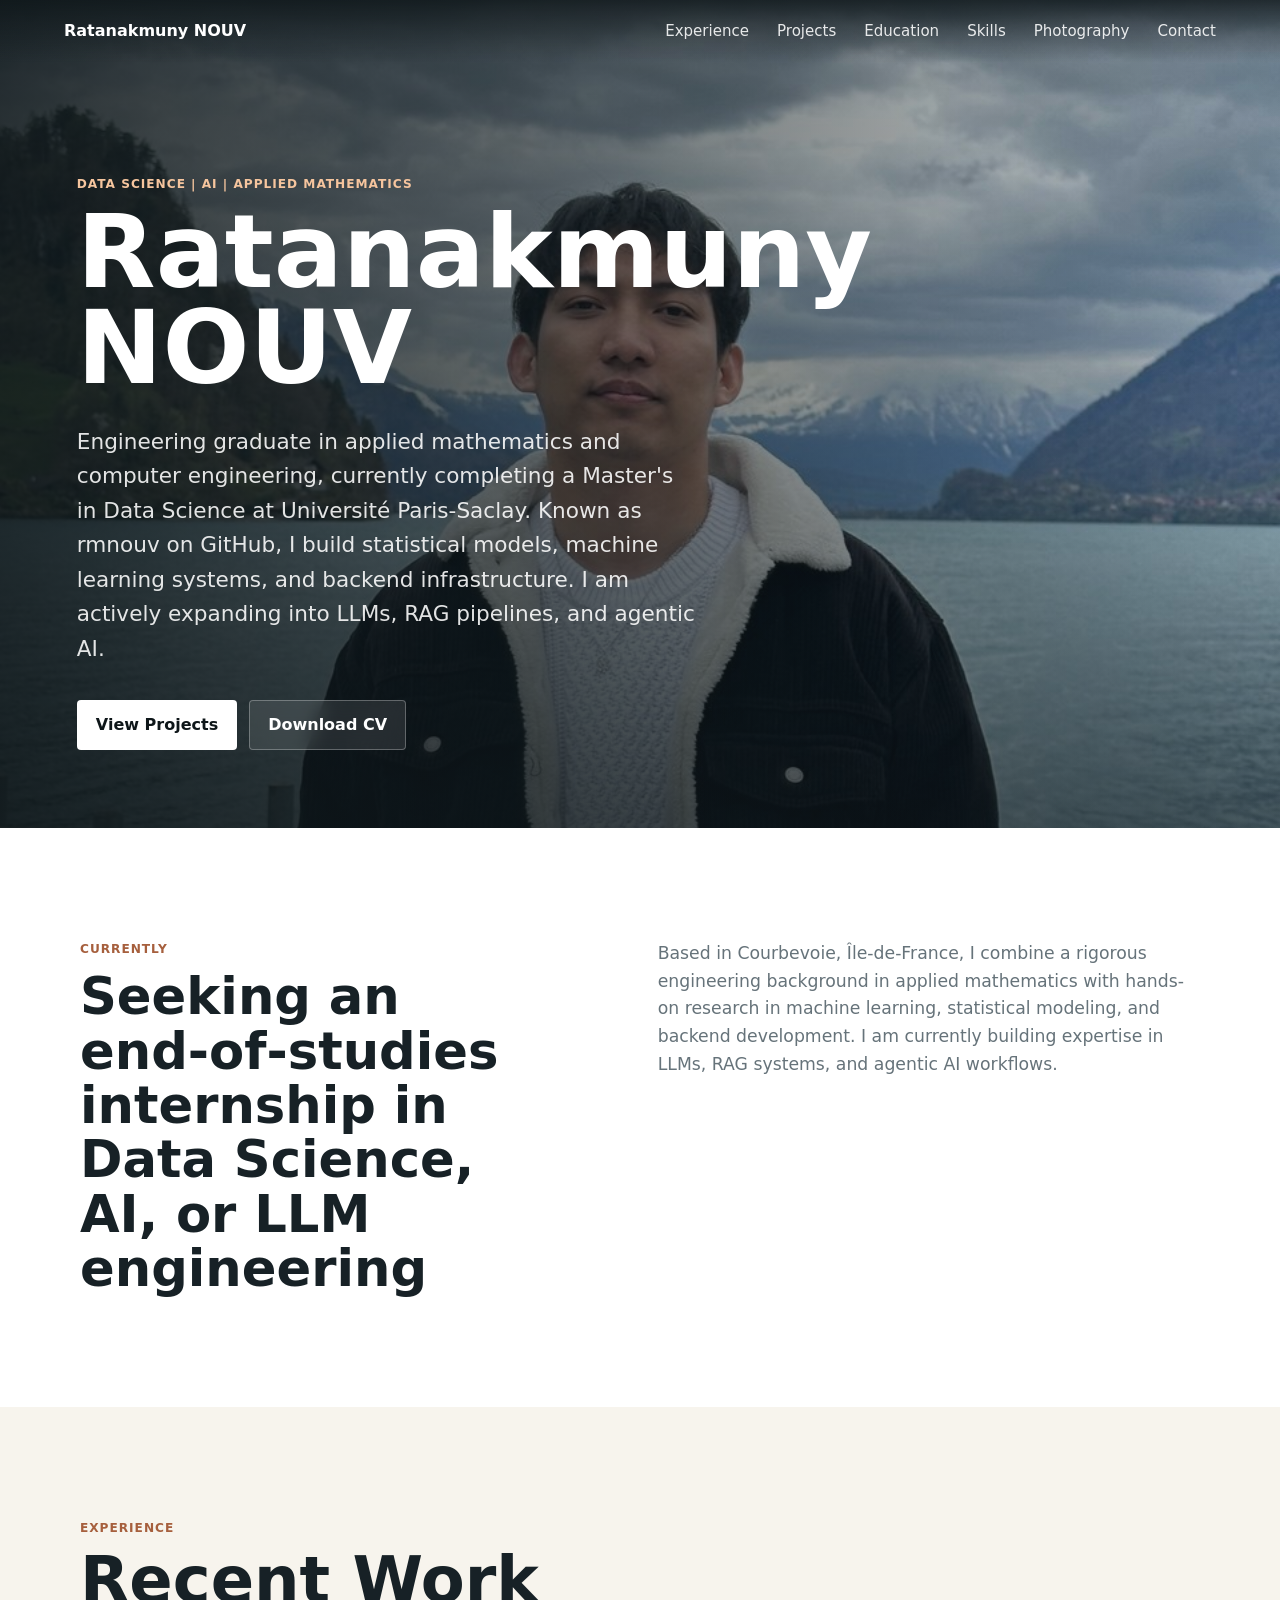
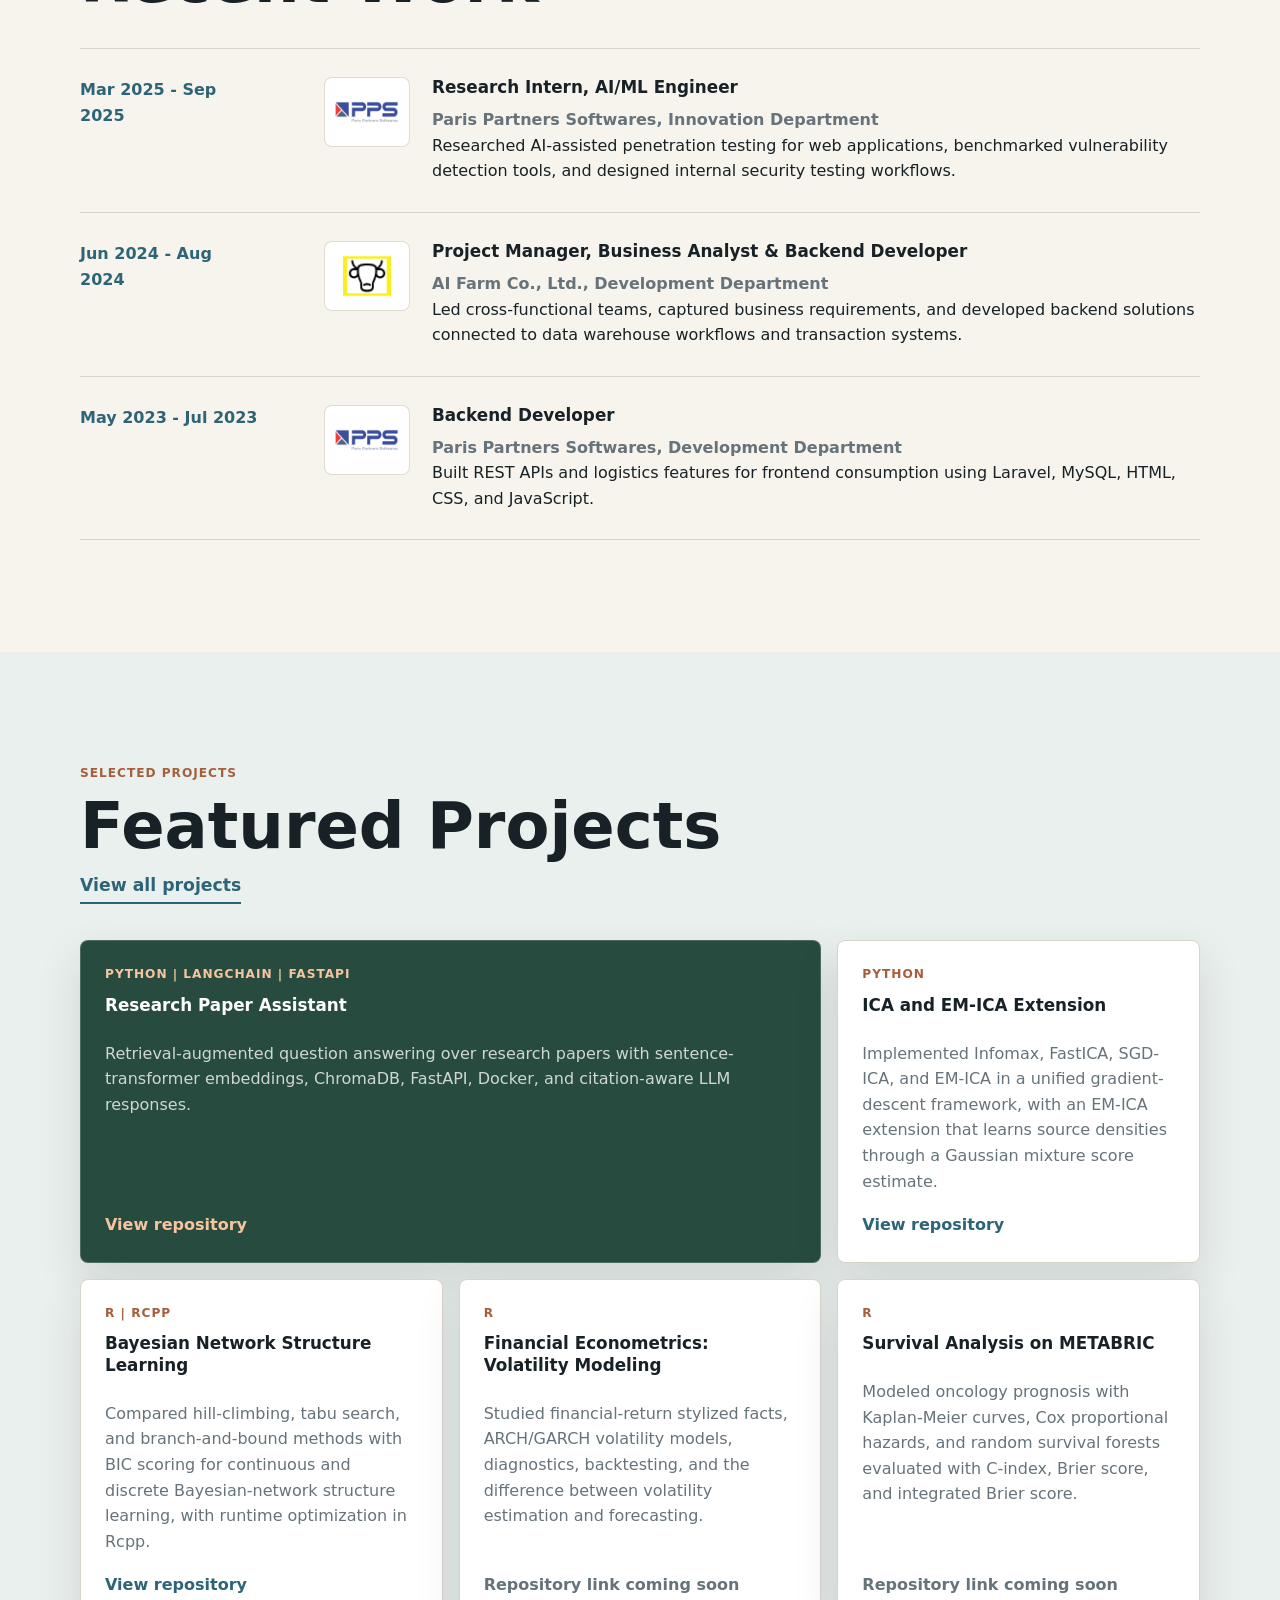
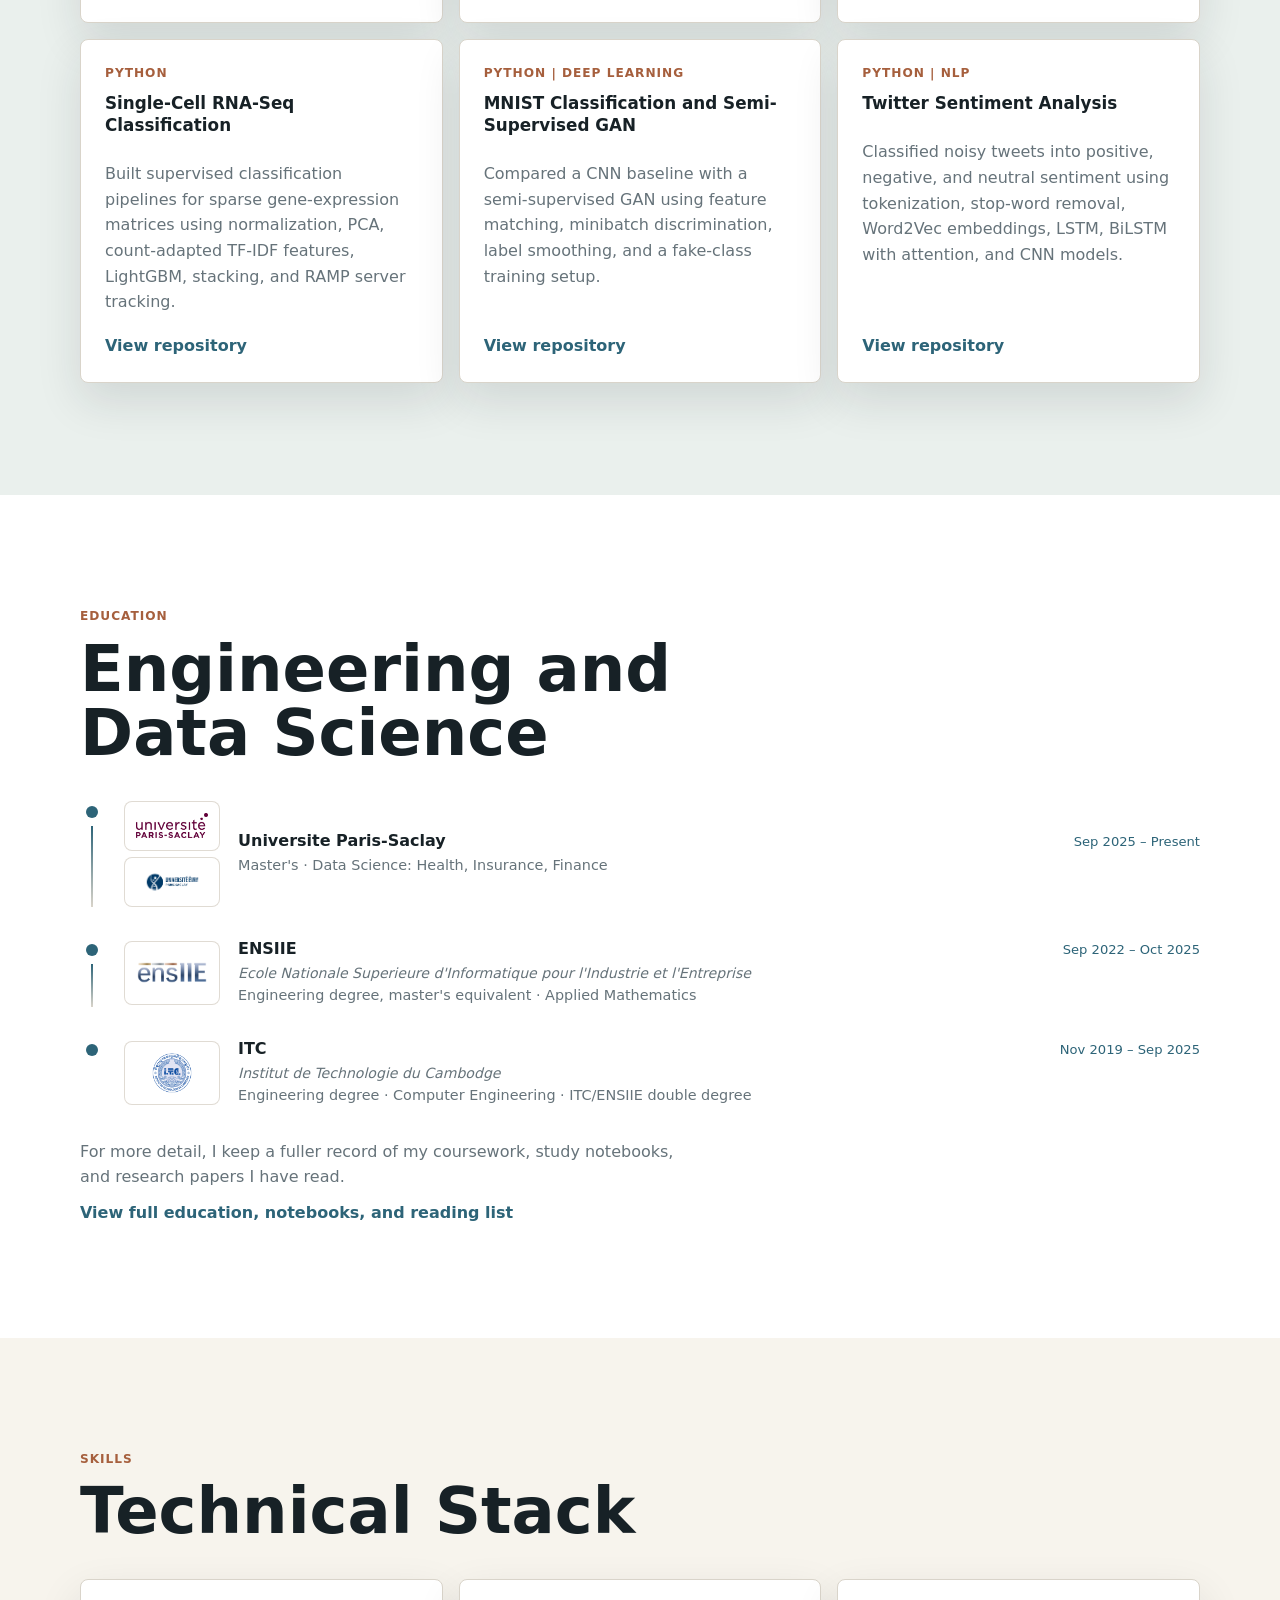
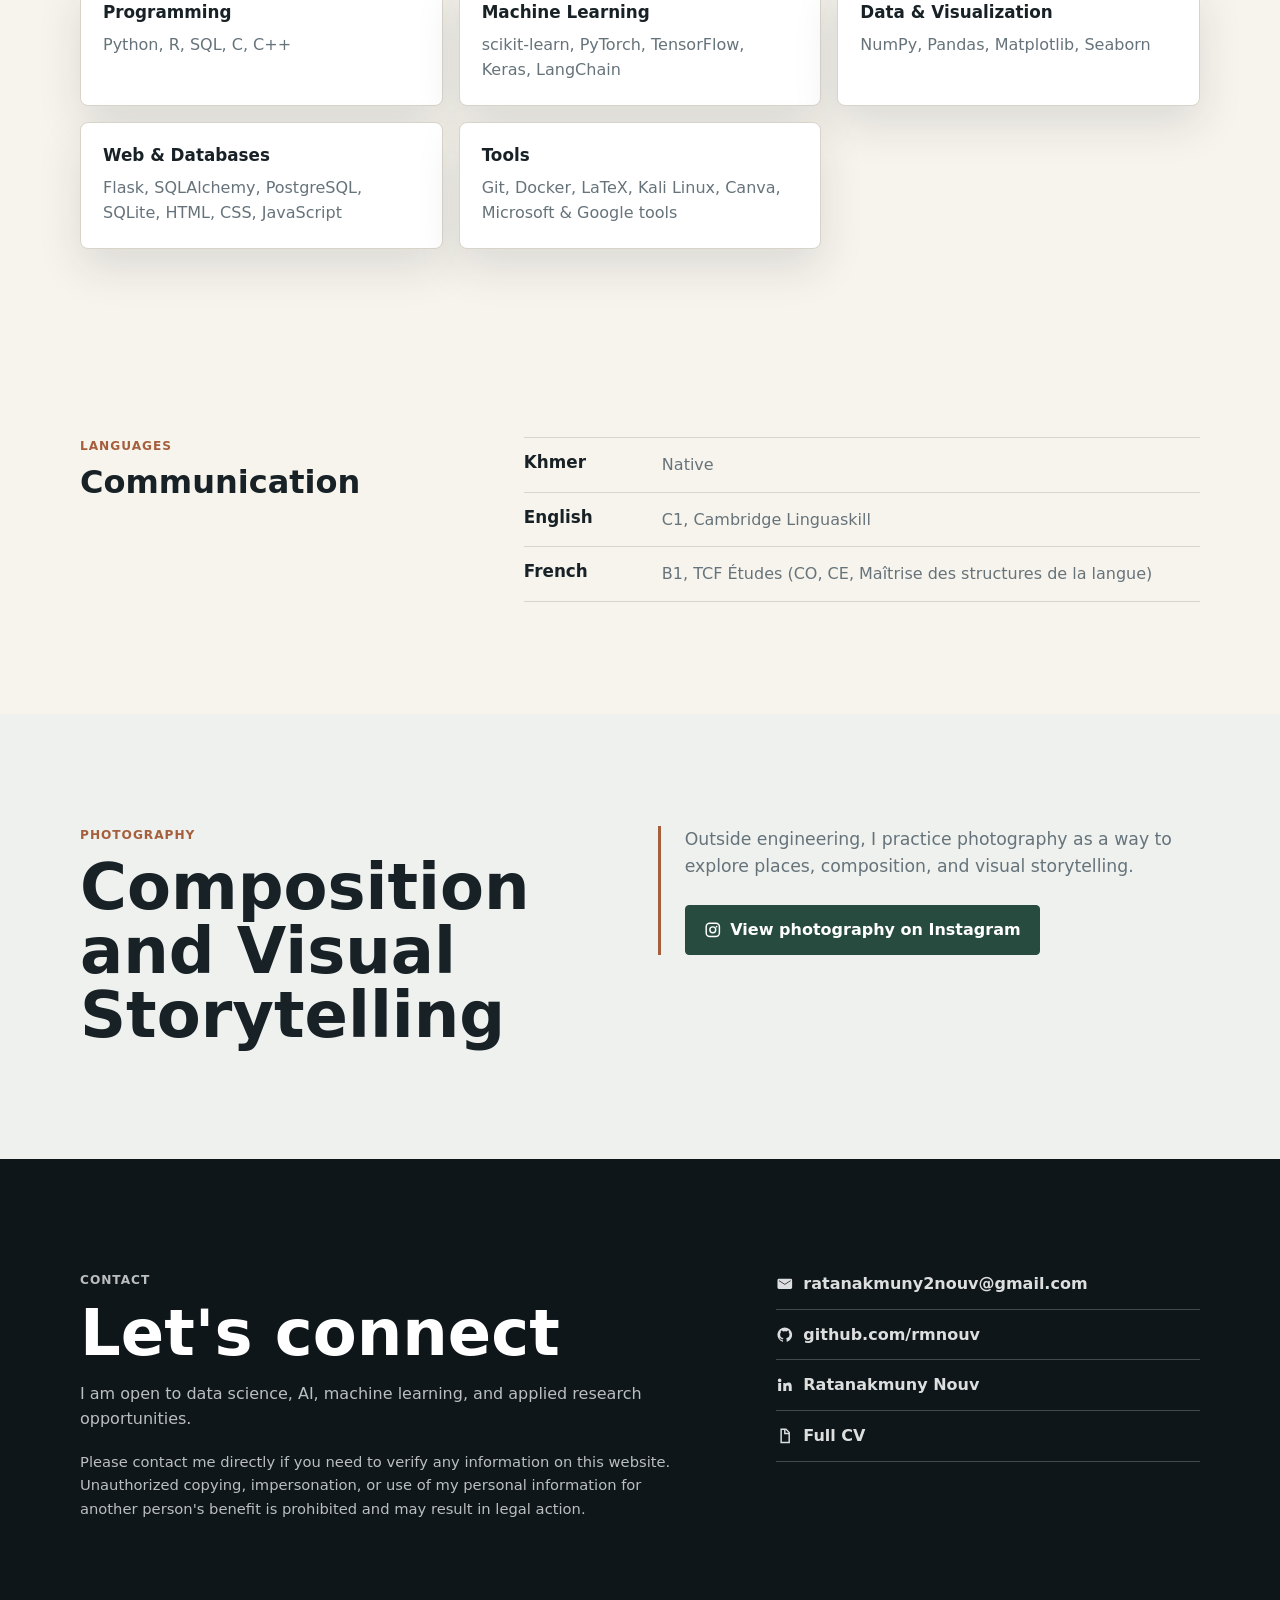
<file: index.html>
<!DOCTYPE html>
<html lang="en">
<head>
  <meta charset="UTF-8">
  <meta name="viewport" content="width=device-width, initial-scale=1.0">
  <meta name="description" content="Official portfolio of Ratanakmuny NOUV, also known as rmnouv, a data science and applied mathematics engineer focused on AI, machine learning, backend systems, and research projects.">
  <meta name="author" content="Ratanakmuny NOUV">
  <meta name="robots" content="index, follow">
  <link rel="canonical" href="https://rmnouv.github.io/">
  <meta property="og:title" content="Ratanakmuny NOUV | rmnouv">
  <meta property="og:description" content="Official portfolio of Ratanakmuny NOUV, also known as rmnouv, data science and applied mathematics engineer.">
  <meta property="og:url" content="https://rmnouv.github.io/">
  <meta property="og:type" content="profile">
  <meta property="og:image" content="https://rmnouv.github.io/profile.jpg">
  <meta property="profile:first_name" content="Ratanakmuny">
  <meta property="profile:last_name" content="NOUV">
  <meta name="twitter:card" content="summary_large_image">
  <meta name="twitter:title" content="Ratanakmuny NOUV | rmnouv">
  <meta name="twitter:description" content="Official portfolio of Ratanakmuny NOUV, also known as rmnouv.">
  <meta name="twitter:image" content="https://rmnouv.github.io/profile.jpg">
  <title>Ratanakmuny NOUV | rmnouv | Official Portfolio</title>
  <link rel="icon" href="profile-favicon.png" type="image/png">
  <link rel="apple-touch-icon" href="profile-favicon.png">
  <link rel="stylesheet" href="styles.css">
  <script type="application/ld+json">
    {
      "@context": "https://schema.org",
      "@type": "Person",
      "@id": "https://rmnouv.github.io/#person",
      "name": "Ratanakmuny NOUV",
      "givenName": "Ratanakmuny",
      "familyName": "NOUV",
      "alternateName": [
        "Ratanakmuny Nouv",
        "rmnouv"
      ],
      "url": "https://rmnouv.github.io/",
      "image": "https://rmnouv.github.io/profile.jpg",
      "email": "mailto:ratanakmuny2nouv@gmail.com",
      "jobTitle": "Data Science and Applied Mathematics Engineer",
      "mainEntityOfPage": {
        "@id": "https://rmnouv.github.io/#profile-page"
      },
      "sameAs": [
        "https://github.com/rmnouv",
        "https://www.linkedin.com/in/ratanakmuny-nouv-230b99255/"
      ],
      "alumniOf": [
        {
          "@type": "CollegeOrUniversity",
          "name": "Universite Paris-Saclay",
          "url": "https://www.universite-paris-saclay.fr/"
        },
        {
          "@type": "CollegeOrUniversity",
          "name": "ENSIIE",
          "url": "https://www.ensiie.fr/"
        },
        {
          "@type": "CollegeOrUniversity",
          "name": "Institut de Technologie du Cambodge",
          "url": "https://itc.edu.kh/"
        }
      ],
      "knowsAbout": [
        "Data Science",
        "Artificial Intelligence",
        "Machine Learning",
        "Applied Mathematics",
        "Backend Development",
        "Python",
        "R"
      ]
    }
  </script>
  <script type="application/ld+json">
    {
      "@context": "https://schema.org",
      "@type": "ProfilePage",
      "@id": "https://rmnouv.github.io/#profile-page",
      "url": "https://rmnouv.github.io/",
      "name": "Ratanakmuny NOUV | rmnouv",
      "description": "Official portfolio website of Ratanakmuny NOUV, also known as rmnouv.",
      "mainEntity": {
        "@id": "https://rmnouv.github.io/#person"
      }
    }
  </script>
</head>
<body>
  <svg class="icon-sprite" aria-hidden="true" focusable="false">
    <symbol id="icon-mail" viewBox="0 0 24 24">
      <path d="M4 5h16a2 2 0 0 1 2 2v10a2 2 0 0 1-2 2H4a2 2 0 0 1-2-2V7a2 2 0 0 1 2-2Zm0 3.2 8 5.2 8-5.2V7l-8 5.2L4 7v1.2Z"/>
    </symbol>
    <symbol id="icon-github" viewBox="0 0 24 24">
      <path d="M12 2a10 10 0 0 0-3.16 19.49c.5.09.68-.22.68-.48v-1.7c-2.78.61-3.37-1.18-3.37-1.18-.45-1.15-1.11-1.46-1.11-1.46-.91-.62.07-.61.07-.61 1 .07 1.53 1.03 1.53 1.03.9 1.52 2.34 1.08 2.91.83.09-.65.35-1.08.63-1.33-2.22-.25-4.55-1.11-4.55-4.94 0-1.09.39-1.98 1.03-2.68-.1-.25-.45-1.27.1-2.64 0 0 .84-.27 2.75 1.02A9.53 9.53 0 0 1 12 7.01c.85 0 1.7.11 2.5.34 1.9-1.29 2.74-1.02 2.74-1.02.55 1.37.2 2.39.1 2.64.64.7 1.03 1.59 1.03 2.68 0 3.84-2.34 4.69-4.57 4.94.36.31.68.92.68 1.86V21c0 .27.18.58.69.48A10 10 0 0 0 12 2Z"/>
    </symbol>
    <symbol id="icon-linkedin" viewBox="0 0 24 24">
      <path d="M4.98 3.5a2.5 2.5 0 1 1 0 5 2.5 2.5 0 0 1 0-5ZM3 9.4h4v11.1H3V9.4Zm6.1 0h3.8v1.52h.05c.53-.95 1.82-1.95 3.75-1.95 4 0 4.74 2.63 4.74 6.05v5.48h-4v-4.86c0-1.16-.02-2.65-1.62-2.65-1.62 0-1.87 1.26-1.87 2.56v4.95h-4V9.4Z"/>
    </symbol>
    <symbol id="icon-file" viewBox="0 0 24 24">
      <path d="M6 2h8l5 5v15H6V2Zm7 1.8V8h4.2L13 3.8ZM8 4v16h9V10h-6V4H8Z"/>
    </symbol>
    <symbol id="icon-instagram" viewBox="0 0 24 24">
      <path d="M7.75 2h8.5A5.76 5.76 0 0 1 22 7.75v8.5A5.76 5.76 0 0 1 16.25 22h-8.5A5.76 5.76 0 0 1 2 16.25v-8.5A5.76 5.76 0 0 1 7.75 2Zm0 2A3.75 3.75 0 0 0 4 7.75v8.5A3.75 3.75 0 0 0 7.75 20h8.5A3.75 3.75 0 0 0 20 16.25v-8.5A3.75 3.75 0 0 0 16.25 4h-8.5ZM12 7a5 5 0 1 1 0 10 5 5 0 0 1 0-10Zm0 2a3 3 0 1 0 0 6 3 3 0 0 0 0-6Zm5.2-2.55a1.2 1.2 0 1 1 0 2.4 1.2 1.2 0 0 1 0-2.4Z"/>
    </symbol>
  </svg>
  <header class="site-header">
    <a class="brand" href="#top">Ratanakmuny NOUV</a>
    <nav class="nav" aria-label="Main navigation">
      <a href="#work">Experience</a>
      <a href="projects.html">Projects</a>
      <a href="#education">Education</a>
      <a href="#skills">Skills</a>
      <a href="#photography">Photography</a>
      <a href="#contact">Contact</a>
    </nav>
    <button class="nav-toggle" aria-label="Toggle navigation" aria-expanded="false">
      <span></span>
      <span></span>
      <span></span>
    </button>
  </header>

  <main id="top">
    <section class="hero" aria-label="Introduction">
      <img class="hero-image" src="profile.jpg" alt="Ratanakmuny Nouv standing beside a lake with mountains in the background">
      <div class="hero-overlay"></div>
      <div class="hero-content">
        <p class="eyebrow">Data Science | AI | Applied Mathematics</p>
        <h1>Ratanakmuny NOUV</h1>
        <p class="hero-copy">
          Engineering graduate in applied mathematics and computer engineering, currently completing a Master's in Data Science at Université Paris-Saclay. Known as rmnouv on GitHub, I build statistical models, machine learning systems, and backend infrastructure. I am actively expanding into LLMs, RAG pipelines, and agentic AI.
        </p>
        <div class="hero-actions">
          <a class="button primary" href="#projects">View Projects</a>
          <a class="button secondary" href="cvfull.pdf" target="_blank" rel="noreferrer">Download CV</a>
        </div>
      </div>
    </section>

    <section class="intro band">
      <div class="section-inner intro-grid">
        <div>
          <p class="section-kicker">Currently</p>
          <h2>Seeking an end&#8209;of&#8209;studies internship in Data Science, AI, or LLM engineering</h2>
        </div>
        <p>
          Based in Courbevoie, Île-de-France, I combine a rigorous engineering background in applied mathematics with hands-on research in machine learning, statistical modeling, and backend development. I am currently building expertise in LLMs, RAG systems, and agentic AI workflows.
        </p>
      </div>
    </section>

    <section id="work" class="section">
      <div class="section-inner">
        <div class="section-heading">
          <p class="section-kicker">Experience</p>
          <h2>Recent Work</h2>
        </div>
        <div class="timeline">
          <article class="timeline-item">
            <div class="timeline-date">Mar 2025 - Sep 2025</div>
            <div class="timeline-content">
              <div class="logo-mark company-logo">
                <img src="pps.png" alt="Paris Partners Softwares logo">
              </div>
              <div>
                <h3>Research Intern, AI/ML Engineer</h3>
                <p class="muted">Paris Partners Softwares, Innovation Department</p>
                <p>
                  Researched AI-assisted penetration testing for web applications, benchmarked
                  vulnerability detection tools, and designed internal security testing workflows.
                </p>
              </div>
            </div>
          </article>
          <article class="timeline-item">
            <div class="timeline-date">Jun 2024 - Aug 2024</div>
            <div class="timeline-content">
              <div class="logo-mark company-logo">
                <img src="aifarm.png" alt="AI Farm Co., Ltd. logo">
              </div>
              <div>
                <h3>Project Manager, Business Analyst & Backend Developer</h3>
                <p class="muted">AI Farm Co., Ltd., Development Department</p>
                <p>
                  Led cross-functional teams, captured business requirements, and developed backend
                  solutions connected to data warehouse workflows and transaction systems.
                </p>
              </div>
            </div>
          </article>
          <article class="timeline-item">
            <div class="timeline-date">May 2023 - Jul 2023</div>
            <div class="timeline-content">
              <div class="logo-mark company-logo">
                <img src="pps.png" alt="Paris Partners Softwares logo">
              </div>
              <div>
                <h3>Backend Developer</h3>
                <p class="muted">Paris Partners Softwares, Development Department</p>
                <p>
                  Built REST APIs and logistics features for frontend consumption using Laravel,
                  MySQL, HTML, CSS, and JavaScript.
                </p>
              </div>
            </div>
          </article>
        </div>
      </div>
    </section>

    <section id="projects" class="section projects-section">
      <div class="section-inner">
        <div class="section-heading">
          <p class="section-kicker">Selected Projects</p>
          <h2>Featured Projects</h2>
          <a class="section-action" href="projects.html">View all projects</a>
        </div>
        <div class="project-grid" data-project-list="pinned"></div>
      </div>
    </section>

    <section id="education" class="section education-section">
      <div class="section-inner">
        <div class="section-heading">
          <p class="section-kicker">Education</p>
          <h2>Engineering and Data Science</h2>
        </div>
        <div class="education-timeline">
          <article class="edu-item">
            <div class="edu-track">
              <div class="edu-dot"></div>
            </div>
            <div class="edu-content">
              <div class="edu-logos stacked">
                <div class="logo-mark edu-logo">
                  <img src="universite-paris-saclay.png" alt="Universite Paris-Saclay logo">
                </div>
                <div class="logo-mark edu-logo">
                  <img src="universite-evry-paris-saclay.png" alt="Universite Evry Paris-Saclay logo">
                </div>
              </div>
              <div class="edu-info">
                <div class="edu-title-row">
                  <h3>Universite Paris-Saclay</h3>
                  <span class="edu-date">Sep 2025 – Present</span>
                </div>
                <p class="edu-degree">Master's · Data Science: Health, Insurance, Finance</p>
              </div>
            </div>
          </article>
          <article class="edu-item">
            <div class="edu-track">
              <div class="edu-dot"></div>
            </div>
            <div class="edu-content">
              <div class="edu-logos">
                <div class="logo-mark edu-logo">
                  <img src="ensiie.svg" alt="ENSIIE logo">
                </div>
              </div>
              <div class="edu-info">
                <div class="edu-title-row">
                  <h3>ENSIIE</h3>
                  <span class="edu-date">Sep 2022 – Oct 2025</span>
                </div>
                <p class="edu-institution">Ecole Nationale Superieure d'Informatique pour l'Industrie et l'Entreprise</p>
                <p class="edu-degree">Engineering degree, master's equivalent · Applied Mathematics</p>
              </div>
            </div>
          </article>
          <article class="edu-item">
            <div class="edu-track">
              <div class="edu-dot"></div>
            </div>
            <div class="edu-content">
              <div class="edu-logos">
                <div class="logo-mark edu-logo">
                  <img class="itc-logo" src="itc.png" alt="Institut de Technologie du Cambodge logo">
                </div>
              </div>
              <div class="edu-info">
                <div class="edu-title-row">
                  <h3>ITC</h3>
                  <span class="edu-date">Nov 2019 – Sep 2025</span>
                </div>
                <p class="edu-institution">Institut de Technologie du Cambodge</p>
                <p class="edu-degree">Engineering degree · Computer Engineering · ITC/ENSIIE double degree</p>
              </div>
            </div>
          </article>
        </div>
        <p class="education-more-note">
          For more detail, I keep a fuller record of my coursework, study notebooks, and research papers I have read.
        </p>
        <a class="education-more-link" href="education.html">View full education, notebooks, and reading list</a>
      </div>
    </section>

    <section id="skills" class="section skills-section">
      <div class="section-inner">
        <div class="section-heading">
          <p class="section-kicker">Skills</p>
          <h2>Technical Stack</h2>
        </div>
        <div class="skills-grid">
          <div class="skill-group">
            <h3>Programming</h3>
            <p>Python, R, SQL, C, C++</p>
          </div>
          <div class="skill-group">
            <h3>Machine Learning</h3>
            <p>scikit-learn, PyTorch, TensorFlow, Keras, LangChain</p>
          </div>
          <div class="skill-group">
            <h3>Data & Visualization</h3>
            <p>NumPy, Pandas, Matplotlib, Seaborn</p>
          </div>
          <div class="skill-group">
            <h3>Web & Databases</h3>
            <p>Flask, SQLAlchemy, PostgreSQL, SQLite, HTML, CSS, JavaScript</p>
          </div>
          <div class="skill-group">
            <h3>Tools</h3>
            <p>Git, Docker, LaTeX, Kali Linux, Canva, Microsoft & Google tools</p>
          </div>
        </div>
      </div>
    </section>

    <section class="section languages-section">
      <div class="section-inner languages-inner">
        <div>
          <p class="section-kicker">Languages</p>
          <h2>Communication</h2>
        </div>
        <div class="language-list">
          <div class="language-item">
            <h3>Khmer</h3>
            <p>Native</p>
          </div>
          <div class="language-item">
            <h3>English</h3>
            <p>C1, Cambridge Linguaskill</p>
          </div>
          <div class="language-item">
            <h3>French</h3>
            <p>B1, TCF Études (CO, CE, Maîtrise des structures de la langue)</p>
          </div>
        </div>
      </div>
    </section>

    <section id="photography" class="section photography-section">
      <div class="section-inner photography-inner">
        <div class="section-heading">
          <p class="section-kicker">Photography</p>
          <h2>Composition and Visual Storytelling</h2>
        </div>
        <div class="photography-panel">
          <p>
            Outside engineering, I practice photography as a way to explore places,
            composition, and visual storytelling.
          </p>
          <a class="button photography-link" href="https://www.instagram.com/ateliermavisionnaire/" target="_blank" rel="noreferrer">
            <svg class="link-icon" aria-hidden="true"><use href="#icon-instagram"></use></svg>
            View photography on Instagram
          </a>
        </div>
      </div>
    </section>

    <section id="contact" class="contact-section">
      <div class="section-inner contact-inner">
        <div>
          <p class="section-kicker">Contact</p>
          <h2>Let's connect</h2>
          <p>
            I am open to data science, AI, machine learning, and applied research opportunities.
          </p>
          <p class="contact-notice">
            Please contact me directly if you need to verify any information on this website.
            Unauthorized copying, impersonation, or use of my personal information for another
            person's benefit is prohibited and may result in legal action.
          </p>
        </div>
        <div class="contact-links">
          <a href="mailto:ratanakmuny2nouv@gmail.com">
            <svg class="link-icon" aria-hidden="true"><use href="#icon-mail"></use></svg>
            ratanakmuny2nouv@gmail.com
          </a>
          <a href="https://github.com/rmnouv" target="_blank" rel="noreferrer">
            <svg class="link-icon" aria-hidden="true"><use href="#icon-github"></use></svg>
            github.com/rmnouv
          </a>
          <a href="https://www.linkedin.com/in/ratanakmuny-nouv-230b99255/" target="_blank" rel="noreferrer">
            <svg class="link-icon" aria-hidden="true"><use href="#icon-linkedin"></use></svg>
            Ratanakmuny Nouv
          </a>
          <a href="cvfull.pdf" target="_blank" rel="noreferrer">
            <svg class="link-icon" aria-hidden="true"><use href="#icon-file"></use></svg>
            Full CV
          </a>
        </div>
      </div>
    </section>
  </main>
  <script src="projects.js"></script>
  <script src="projects-render.js"></script>
  <script>
    var toggle = document.querySelector('.nav-toggle');
    var nav = document.querySelector('.nav');
    toggle.addEventListener('click', function () {
      var open = document.body.classList.toggle('nav-open');
      toggle.setAttribute('aria-expanded', open);
    });
    nav.querySelectorAll('a').forEach(function (link) {
      link.addEventListener('click', function () {
        document.body.classList.remove('nav-open');
        toggle.setAttribute('aria-expanded', 'false');
      });
    });
  </script>
</body>
</html>
</file>
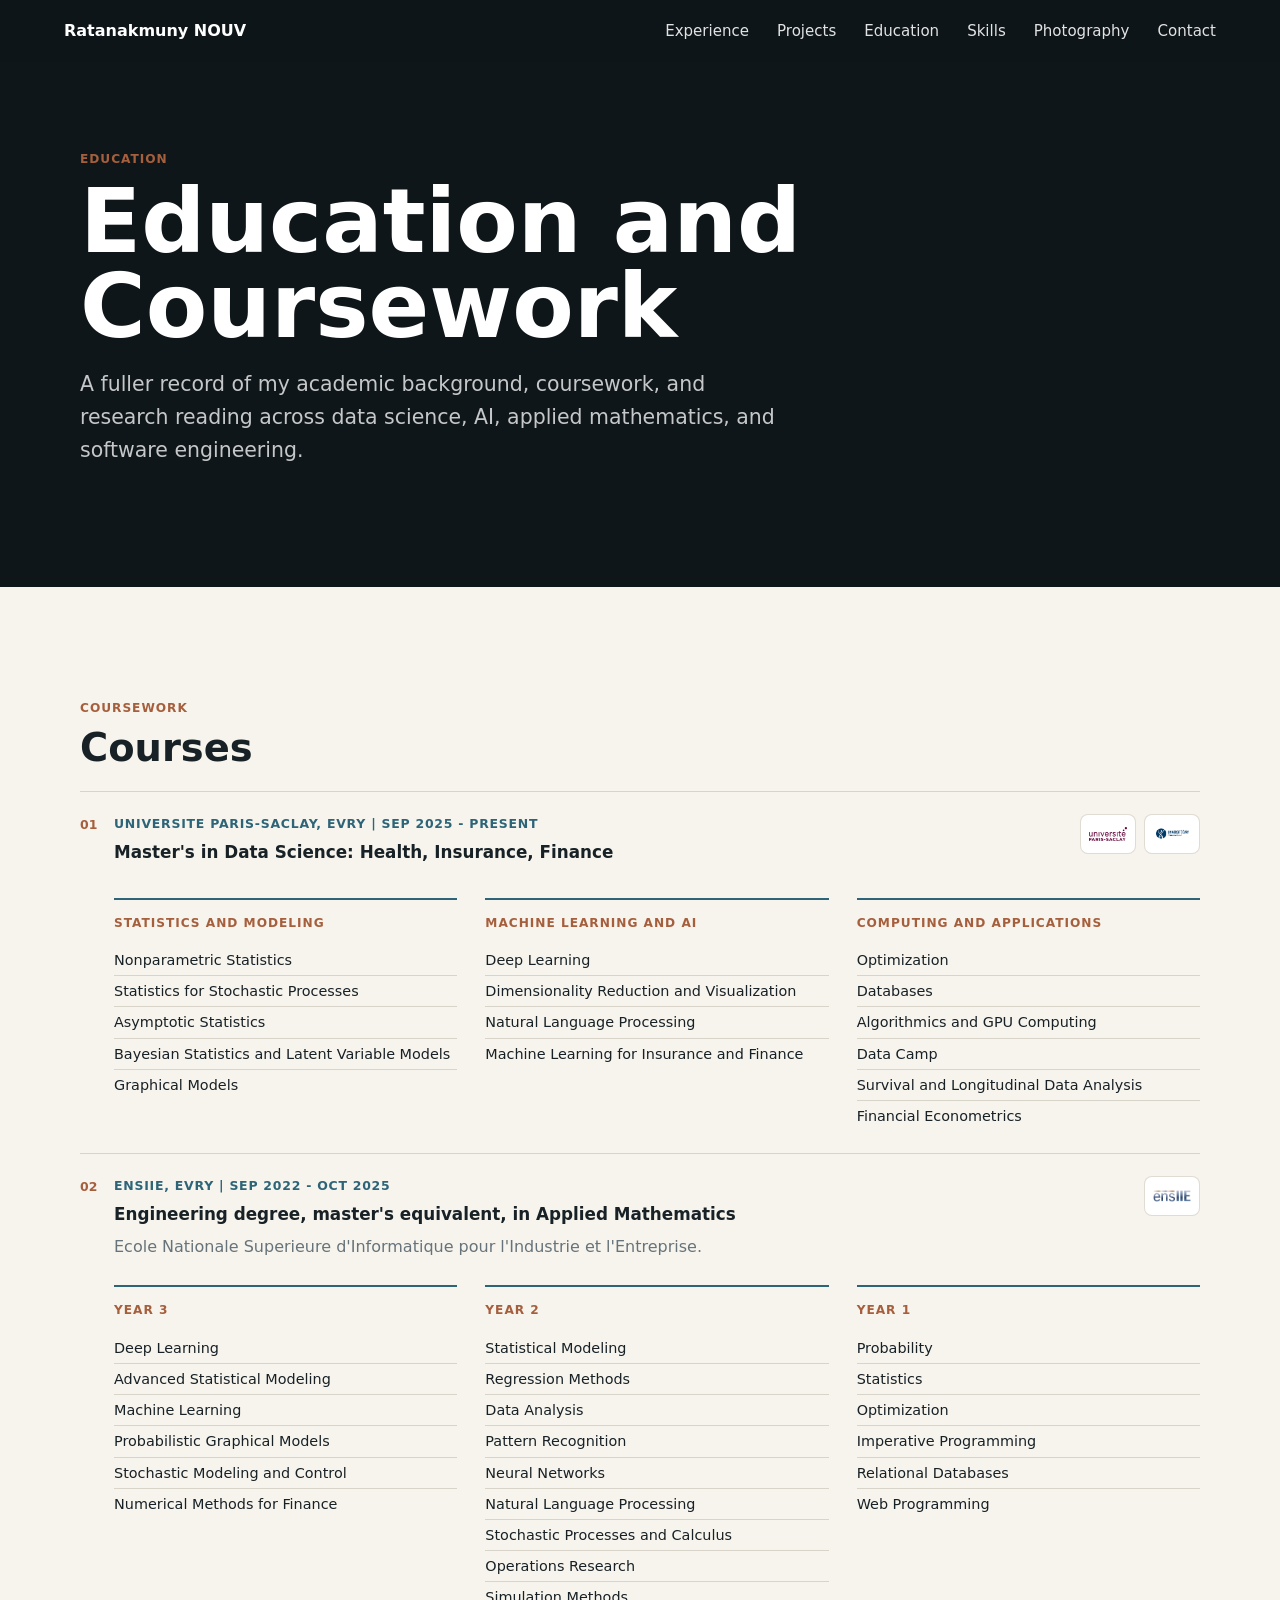
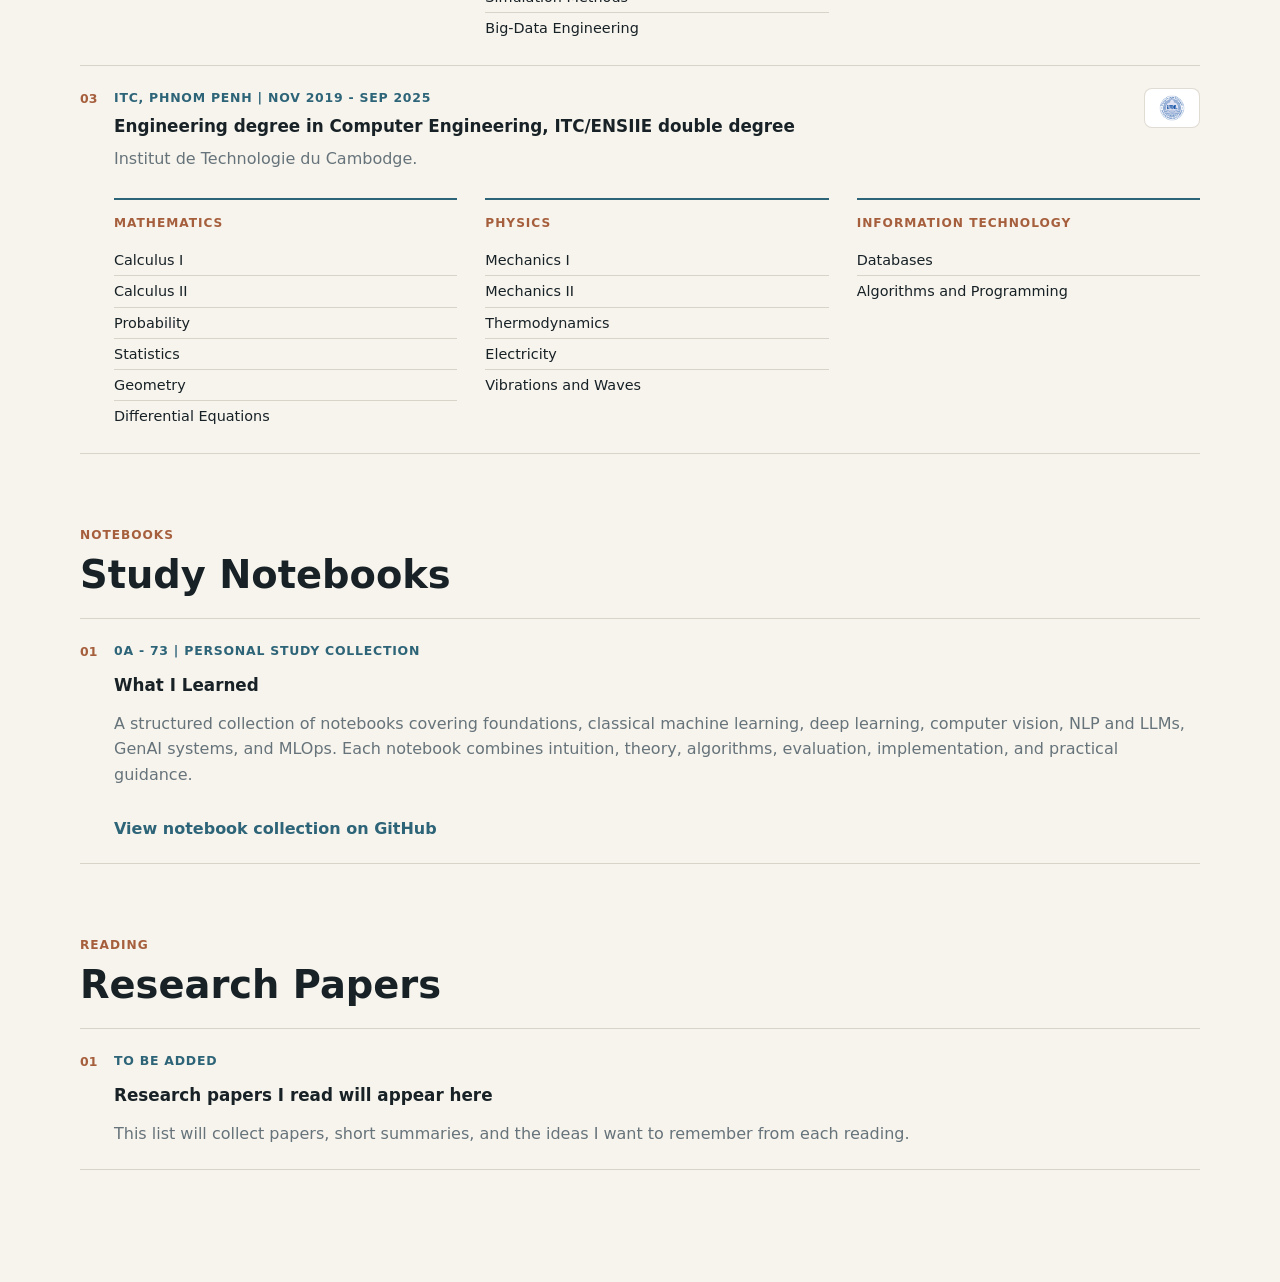
<file: education.html>
<!DOCTYPE html>
<html lang="en">
<head>
  <meta charset="UTF-8">
  <meta name="viewport" content="width=device-width, initial-scale=1.0">
  <meta name="description" content="Education, coursework, and research papers followed by Ratanakmuny NOUV, also known as rmnouv, across data science, AI, applied mathematics, and software engineering.">
  <meta name="author" content="Ratanakmuny NOUV">
  <meta name="robots" content="index, follow">
  <link rel="canonical" href="https://rmnouv.github.io/education.html">
  <meta property="og:title" content="Education | Ratanakmuny NOUV | rmnouv">
  <meta property="og:description" content="Education, coursework, and research papers followed by Ratanakmuny NOUV.">
  <meta property="og:url" content="https://rmnouv.github.io/education.html">
  <meta property="og:type" content="website">
  <meta property="og:image" content="https://rmnouv.github.io/profile.jpg">
  <meta name="twitter:card" content="summary_large_image">
  <meta name="twitter:title" content="Education | Ratanakmuny NOUV | rmnouv">
  <meta name="twitter:description" content="Education, coursework, and research papers followed by Ratanakmuny NOUV.">
  <meta name="twitter:image" content="https://rmnouv.github.io/profile.jpg">
  <title>Education | Ratanakmuny NOUV | rmnouv</title>
  <link rel="icon" href="profile-favicon.png" type="image/png">
  <link rel="apple-touch-icon" href="profile-favicon.png">
  <link rel="stylesheet" href="styles.css">
</head>
<body class="subpage">
  <header class="site-header">
    <a class="brand" href="index.html#top">Ratanakmuny NOUV</a>
    <nav class="nav" aria-label="Main navigation">
      <a href="index.html#work">Experience</a>
      <a href="projects.html">Projects</a>
      <a href="education.html">Education</a>
      <a href="index.html#skills">Skills</a>
      <a href="index.html#photography">Photography</a>
      <a href="index.html#contact">Contact</a>
    </nav>
    <button class="nav-toggle" aria-label="Toggle navigation" aria-expanded="false">
      <span></span>
      <span></span>
      <span></span>
    </button>
  </header>

  <main class="page-shell">
    <section class="page-hero">
      <div class="section-inner">
        <p class="section-kicker">Education</p>
        <h1>Education and Coursework</h1>
        <p>
          A fuller record of my academic background, coursework, and research reading across
          data science, AI, applied mathematics, and software engineering.
        </p>
      </div>
    </section>

    <section class="section education-detail-section">
      <div class="section-inner learning-stack">
        <section class="learning-block" aria-labelledby="courses-heading">
          <div class="learning-block-heading">
            <p class="section-kicker">Coursework</p>
            <h2 id="courses-heading">Courses</h2>
          </div>
          <ol class="learning-list">
            <li class="learning-entry">
              <div class="learning-entry-header">
                <div>
                  <p class="learning-meta">Universite Paris-Saclay, Evry | Sep 2025 - Present</p>
                  <h3>Master's in Data Science: Health, Insurance, Finance</h3>
                </div>
                <div class="learning-logos-row">
                  <div class="logo-mark learning-logo">
                    <img src="universite-paris-saclay.png" alt="Universite Paris-Saclay logo">
                  </div>
                  <div class="logo-mark learning-logo">
                    <img src="universite-evry-paris-saclay.png" alt="Universite Evry Paris-Saclay logo">
                  </div>
                </div>
              </div>
              <div class="course-groups">
                <div class="course-group">
                  <h4>Statistics and Modeling</h4>
                  <ul>
                    <li>Nonparametric Statistics</li>
                    <li>Statistics for Stochastic Processes</li>
                    <li>Asymptotic Statistics</li>
                    <li>Bayesian Statistics and Latent Variable Models</li>
                    <li>Graphical Models</li>
                  </ul>
                </div>
                <div class="course-group">
                  <h4>Machine Learning and AI</h4>
                  <ul>
                    <li>Deep Learning</li>
                    <li>Dimensionality Reduction and Visualization</li>
                    <li>Natural Language Processing</li>
                    <li>Machine Learning for Insurance and Finance</li>
                  </ul>
                </div>
                <div class="course-group">
                  <h4>Computing and Applications</h4>
                  <ul>
                    <li>Optimization</li>
                    <li>Databases</li>
                    <li>Algorithmics and GPU Computing</li>
                    <li>Data Camp</li>
                    <li>Survival and Longitudinal Data Analysis</li>
                    <li>Financial Econometrics</li>
                  </ul>
                </div>
              </div>
            </li>
            <li class="learning-entry">
              <div class="learning-entry-header">
                <div>
                  <p class="learning-meta">ENSIIE, Evry | Sep 2022 - Oct 2025</p>
                  <h3>Engineering degree, master's equivalent, in Applied Mathematics</h3>
                  <p>Ecole Nationale Superieure d'Informatique pour l'Industrie et l'Entreprise.</p>
                </div>
                <div class="logo-mark learning-logo">
                  <img src="ensiie.svg" alt="ENSIIE logo">
                </div>
              </div>
              <div class="course-groups">
                <div class="course-group">
                  <h4>Year 3</h4>
                  <ul>
                    <li>Deep Learning</li>
                    <li>Advanced Statistical Modeling</li>
                    <li>Machine Learning</li>
                    <li>Probabilistic Graphical Models</li>
                    <li>Stochastic Modeling and Control</li>
                    <li>Numerical Methods for Finance</li>
                  </ul>
                </div>
                <div class="course-group">
                  <h4>Year 2</h4>
                  <ul>
                    <li>Statistical Modeling</li>
                    <li>Regression Methods</li>
                    <li>Data Analysis</li>
                    <li>Pattern Recognition</li>
                    <li>Neural Networks</li>
                    <li>Natural Language Processing</li>
                    <li>Stochastic Processes and Calculus</li>
                    <li>Operations Research</li>
                    <li>Simulation Methods</li>
                    <li>Big-Data Engineering</li>
                  </ul>
                </div>
                <div class="course-group">
                  <h4>Year 1</h4>
                  <ul>
                    <li>Probability</li>
                    <li>Statistics</li>
                    <li>Optimization</li>
                    <li>Imperative Programming</li>
                    <li>Relational Databases</li>
                    <li>Web Programming</li>
                  </ul>
                </div>
              </div>
            </li>
            <li class="learning-entry">
              <div class="learning-entry-header">
                <div>
                  <p class="learning-meta">ITC, Phnom Penh | Nov 2019 - Sep 2025</p>
                  <h3>Engineering degree in Computer Engineering, ITC/ENSIIE double degree</h3>
                  <p>Institut de Technologie du Cambodge.</p>
                </div>
                <div class="logo-mark learning-logo">
                  <img class="itc-logo" src="itc.png" alt="Institut de Technologie du Cambodge logo">
                </div>
              </div>
              <div class="course-groups">
                <div class="course-group">
                  <h4>Mathematics</h4>
                  <ul>
                    <li>Calculus I</li>
                    <li>Calculus II</li>
                    <li>Probability</li>
                    <li>Statistics</li>
                    <li>Geometry</li>
                    <li>Differential Equations</li>
                  </ul>
                </div>
                <div class="course-group">
                  <h4>Physics</h4>
                  <ul>
                    <li>Mechanics I</li>
                    <li>Mechanics II</li>
                    <li>Thermodynamics</li>
                    <li>Electricity</li>
                    <li>Vibrations and Waves</li>
                  </ul>
                </div>
                <div class="course-group">
                  <h4>Information Technology</h4>
                  <ul>
                    <li>Databases</li>
                    <li>Algorithms and Programming</li>
                  </ul>
                </div>
              </div>
            </li>
          </ol>
        </section>

        <section class="learning-block" aria-labelledby="notebooks-heading">
          <div class="learning-block-heading">
            <p class="section-kicker">Notebooks</p>
            <h2 id="notebooks-heading">Study Notebooks</h2>
          </div>
          <ol class="learning-list">
            <li class="learning-entry">
              <p class="learning-meta">0a - 73 | Personal study collection</p>
              <h3>What I Learned</h3>
              <p>
                A structured collection of notebooks covering foundations, classical machine
                learning, deep learning, computer vision, NLP and LLMs, GenAI systems, and MLOps.
                Each notebook combines intuition, theory, algorithms, evaluation, implementation,
                and practical guidance.
              </p>
              <a class="notebook-link" href="https://github.com/rmnouv/what-I-learned" target="_blank" rel="noreferrer">View notebook collection on GitHub</a>
            </li>
          </ol>
        </section>

        <section class="learning-block" aria-labelledby="papers-heading">
          <div class="learning-block-heading">
            <p class="section-kicker">Reading</p>
            <h2 id="papers-heading">Research Papers</h2>
          </div>
          <ol class="learning-list">
            <li class="learning-entry">
              <p class="learning-meta">To be added</p>
              <h3>Research papers I read will appear here</h3>
              <p>
                This list will collect papers, short summaries, and the ideas I want to remember
                from each reading.
              </p>
            </li>
          </ol>
        </section>
      </div>
    </section>
  </main>
  <script>
    var toggle = document.querySelector('.nav-toggle');
    var nav = document.querySelector('.nav');
    toggle.addEventListener('click', function () {
      var open = document.body.classList.toggle('nav-open');
      toggle.setAttribute('aria-expanded', open);
    });
    nav.querySelectorAll('a').forEach(function (link) {
      link.addEventListener('click', function () {
        document.body.classList.remove('nav-open');
        toggle.setAttribute('aria-expanded', 'false');
      });
    });
  </script>
</body>
</html>
</file>
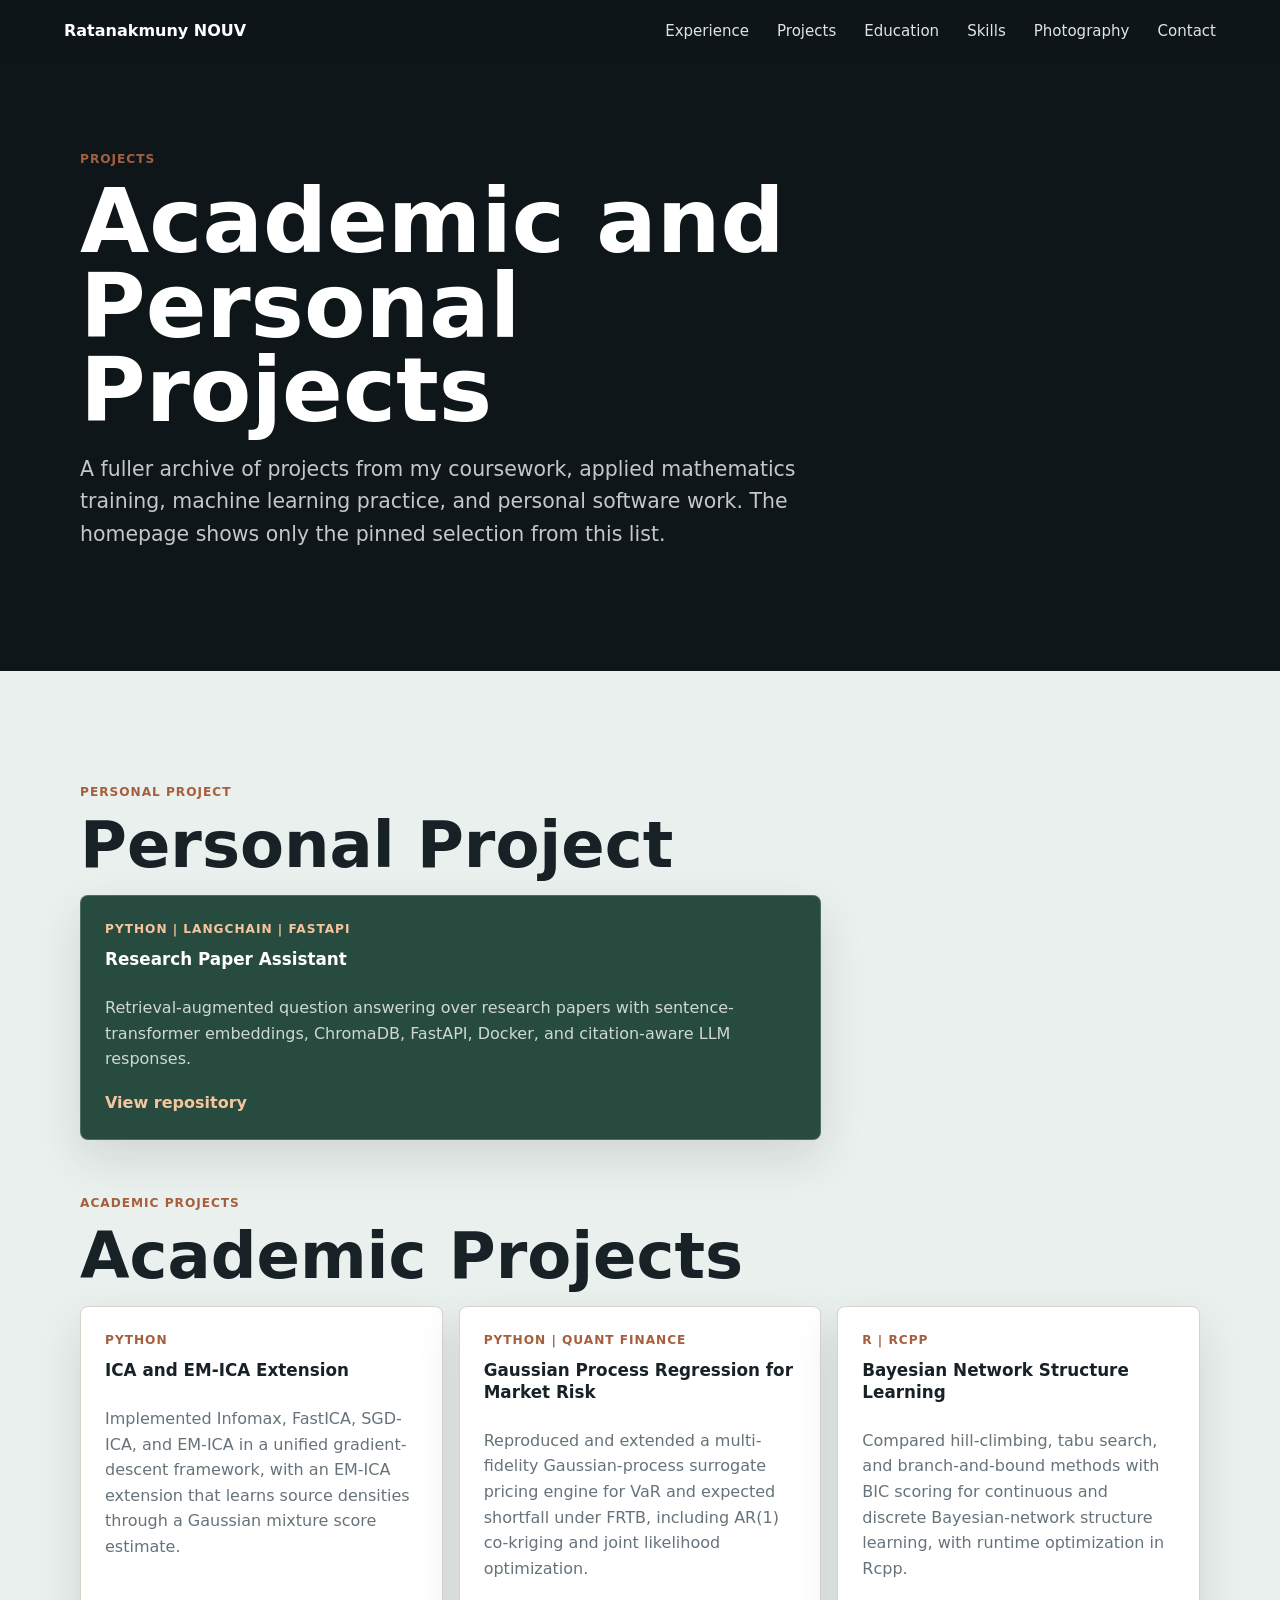
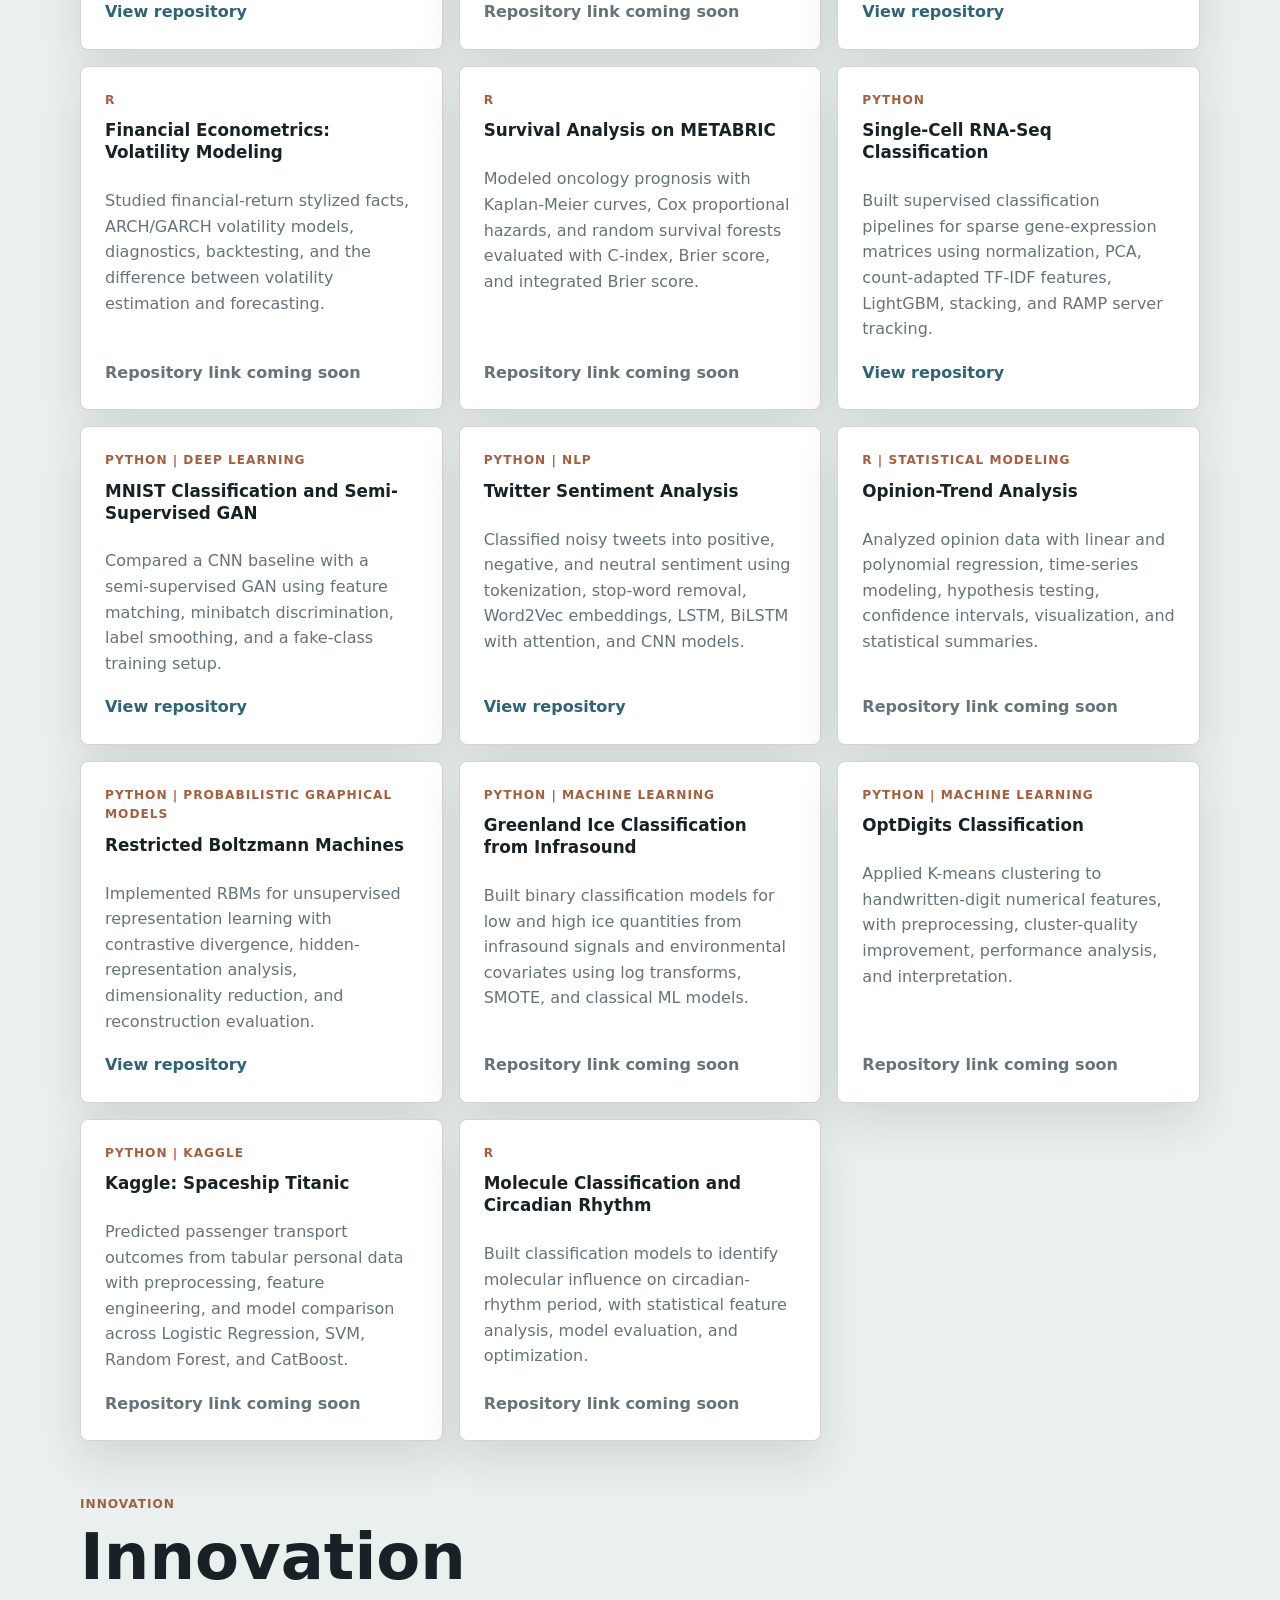
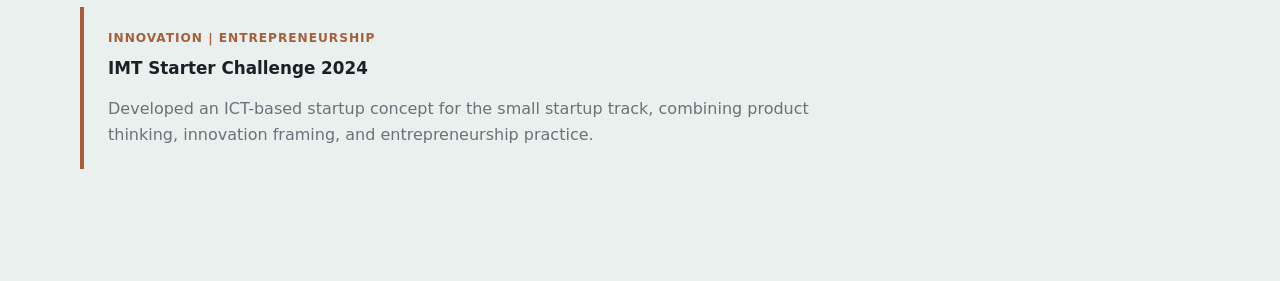
<file: projects.html>
<!DOCTYPE html>
<html lang="en">
<head>
  <meta charset="UTF-8">
  <meta name="viewport" content="width=device-width, initial-scale=1.0">
  <meta name="description" content="Academic and personal projects by Ratanakmuny NOUV, also known as rmnouv, across data science, machine learning, AI, applied mathematics, and software engineering.">
  <meta name="author" content="Ratanakmuny NOUV">
  <meta name="robots" content="index, follow">
  <link rel="canonical" href="https://rmnouv.github.io/projects.html">
  <meta property="og:title" content="Projects | Ratanakmuny NOUV | rmnouv">
  <meta property="og:description" content="Academic and personal projects by Ratanakmuny NOUV across data science, AI, applied mathematics, and software engineering.">
  <meta property="og:url" content="https://rmnouv.github.io/projects.html">
  <meta property="og:type" content="website">
  <meta property="og:image" content="https://rmnouv.github.io/profile.jpg">
  <meta name="twitter:card" content="summary_large_image">
  <meta name="twitter:title" content="Projects | Ratanakmuny NOUV | rmnouv">
  <meta name="twitter:description" content="Academic and personal projects by Ratanakmuny NOUV.">
  <meta name="twitter:image" content="https://rmnouv.github.io/profile.jpg">
  <title>Projects | Ratanakmuny NOUV | rmnouv</title>
  <link rel="icon" href="profile-favicon.png" type="image/png">
  <link rel="apple-touch-icon" href="profile-favicon.png">
  <link rel="stylesheet" href="styles.css">
</head>
<body class="subpage">
  <header class="site-header">
    <a class="brand" href="index.html#top">Ratanakmuny NOUV</a>
    <nav class="nav" aria-label="Main navigation">
      <a href="index.html#work">Experience</a>
      <a href="projects.html">Projects</a>
      <a href="index.html#education">Education</a>
      <a href="index.html#skills">Skills</a>
      <a href="index.html#photography">Photography</a>
      <a href="index.html#contact">Contact</a>
    </nav>
    <button class="nav-toggle" aria-label="Toggle navigation" aria-expanded="false">
      <span></span>
      <span></span>
      <span></span>
    </button>
  </header>

  <main class="page-shell">
    <section class="page-hero">
      <div class="section-inner">
        <p class="section-kicker">Projects</p>
        <h1>Academic and Personal Projects</h1>
        <p>
          A fuller archive of projects from my coursework, applied mathematics training,
          machine learning practice, and personal software work. The homepage shows only
          the pinned selection from this list.
        </p>
      </div>
    </section>

    <section class="section projects-page-section">
      <div class="section-inner projects-stack">
        <section class="project-group" aria-labelledby="personal-projects-heading">
          <div class="section-heading compact-heading">
            <p class="section-kicker">Personal Project</p>
            <h2 id="personal-projects-heading">Personal Project</h2>
          </div>
          <div class="project-grid project-grid-page" data-project-list="personal"></div>
        </section>

        <section class="project-group" aria-labelledby="academic-projects-heading">
          <div class="section-heading compact-heading">
            <p class="section-kicker">Academic Projects</p>
            <h2 id="academic-projects-heading">Academic Projects</h2>
          </div>
          <div class="project-grid project-grid-page" data-project-list="academic"></div>
        </section>

        <section class="project-group" aria-labelledby="innovation-projects-heading">
          <div class="section-heading compact-heading">
            <p class="section-kicker">Innovation</p>
            <h2 id="innovation-projects-heading">Innovation</h2>
          </div>
          <article class="innovation-panel">
            <p class="tag">Innovation | Entrepreneurship</p>
            <h3>IMT Starter Challenge 2024</h3>
            <p>
              Developed an ICT-based startup concept for the small startup track,
              combining product thinking, innovation framing, and entrepreneurship practice.
            </p>
          </article>
        </section>
      </div>
    </section>
  </main>

  <script src="projects.js"></script>
  <script src="projects-render.js"></script>
  <script>
    var toggle = document.querySelector('.nav-toggle');
    var nav = document.querySelector('.nav');
    toggle.addEventListener('click', function () {
      var open = document.body.classList.toggle('nav-open');
      toggle.setAttribute('aria-expanded', open);
    });
    nav.querySelectorAll('a').forEach(function (link) {
      link.addEventListener('click', function () {
        document.body.classList.remove('nav-open');
        toggle.setAttribute('aria-expanded', 'false');
      });
    });
  </script>
</body>
</html>
</file>
<file: styles.css>
:root {
  --ink: #172126;
  --muted: #66737a;
  --paper: #f7f4ed;
  --surface: #ffffff;
  --line: #d9d4ca;
  --forest: #284b3f;
  --river: #2d6478;
  --clay: #a65f3d;
  --night: #0e1619;
  --shadow: 0 18px 45px rgba(23, 33, 38, 0.12);
}

* {
  box-sizing: border-box;
}

html {
  scroll-behavior: smooth;
}

body {
  margin: 0;
  color: var(--ink);
  background: var(--paper);
  font-family: Inter, ui-sans-serif, system-ui, -apple-system, BlinkMacSystemFont, "Segoe UI", sans-serif;
  line-height: 1.6;
}

a {
  color: inherit;
  text-decoration: none;
  display: inline-block;
  transition: opacity 0.2s ease, transform 0.2s ease;
}

a:hover {
  transform: translateY(-3px);
}

.icon-sprite {
  display: none;
}

.link-icon {
  width: 1.1em;
  height: 1.1em;
  flex: 0 0 auto;
  fill: currentColor;
}

.site-header {
  position: fixed;
  top: 0;
  left: 0;
  right: 0;
  z-index: 10;
  display: flex;
  align-items: center;
  justify-content: space-between;
  gap: 24px;
  padding: 18px clamp(20px, 5vw, 64px);
  color: #fff;
  background: linear-gradient(180deg, rgba(14, 22, 25, 0.82), rgba(14, 22, 25, 0));
}

.subpage .site-header {
  background: rgba(14, 22, 25, 0.94);
}

.brand {
  font-weight: 800;
  letter-spacing: 0;
}

.nav {
  display: flex;
  gap: clamp(12px, 3vw, 28px);
  font-size: 0.94rem;
}

.nav a {
  opacity: 0.88;
}

.nav a:hover {
  opacity: 1;
}

.nav-toggle {
  display: none;
  flex-direction: column;
  justify-content: center;
  gap: 5px;
  background: none;
  border: none;
  cursor: pointer;
  padding: 6px;
  z-index: 12;
}

.nav-toggle span {
  display: block;
  width: 24px;
  height: 2px;
  background: #fff;
  border-radius: 2px;
  transition: transform 0.25s ease, opacity 0.25s ease;
}

.nav-open .nav-toggle span:nth-child(1) {
  transform: translateY(7px) rotate(45deg);
}

.nav-open .nav-toggle span:nth-child(2) {
  opacity: 0;
}

.nav-open .nav-toggle span:nth-child(3) {
  transform: translateY(-7px) rotate(-45deg);
}

body.nav-open {
  overflow: hidden;
}

.nav-open .nav {
  display: flex !important;
  flex-direction: column;
  align-items: center;
  justify-content: center;
  gap: 32px;
  position: fixed;
  inset: 0;
  z-index: 11;
  background: var(--night);
  font-size: 1.4rem;
  font-weight: 700;
}

.nav-open .nav a {
  opacity: 0.88;
}

.nav-open .nav a:hover {
  opacity: 1;
}

.hero {
  position: relative;
  min-height: 92svh;
  display: grid;
  align-items: end;
  padding: 130px clamp(20px, 6vw, 78px) 78px;
  overflow: hidden;
  color: #fff;
}

.hero-image,
.hero-overlay {
  position: absolute;
  inset: 0;
}

.hero-image {
  width: 100%;
  height: 100%;
  object-fit: cover;
  object-position: center 56%;
}

.hero-overlay {
  background:
    linear-gradient(90deg, rgba(14, 22, 25, 0.86) 0%, rgba(14, 22, 25, 0.58) 42%, rgba(14, 22, 25, 0.08) 100%),
    linear-gradient(180deg, rgba(14, 22, 25, 0.12) 50%, rgba(14, 22, 25, 0.62) 100%);
}

.hero-content {
  position: relative;
  max-width: 880px;
}

.eyebrow,
.section-kicker,
.tag {
  margin: 0 0 10px;
  color: var(--clay);
  font-size: 0.76rem;
  font-weight: 800;
  letter-spacing: 0.08em;
  text-transform: uppercase;
}

.hero .eyebrow {
  color: #f6c59e;
}

h1,
h2,
h3,
p {
  overflow-wrap: break-word;
}

h1 {
  margin: 0;
  max-width: 13ch;
  font-size: clamp(3.25rem, 8vw, 7.8rem);
  line-height: 0.94;
  letter-spacing: 0;
}

h2 {
  margin: 0;
  font-size: clamp(2rem, 5vw, 4.4rem);
  line-height: 1;
  letter-spacing: 0;
}

h3 {
  margin: 0 0 8px;
  font-size: 1.05rem;
  line-height: 1.3;
}

.hero-copy {
  max-width: 620px;
  margin: 28px 0 0;
  font-size: clamp(1.08rem, 2vw, 1.35rem);
  color: rgba(255, 255, 255, 0.88);
}

.hero-actions {
  display: flex;
  flex-wrap: wrap;
  gap: 12px;
  margin-top: 34px;
}

.button {
  display: inline-flex;
  min-height: 46px;
  align-items: center;
  justify-content: center;
  gap: 9px;
  border: 1px solid rgba(255, 255, 255, 0.28);
  border-radius: 4px;
  padding: 11px 18px;
  font-weight: 800;
}

.button.primary {
  color: var(--night);
  background: #fff;
}

.button.secondary {
  color: #fff;
  background: rgba(255, 255, 255, 0.1);
  backdrop-filter: blur(10px);
}

.band {
  background: var(--surface);
}

.section,
.intro,
.contact-section {
  padding: clamp(64px, 10vw, 112px) clamp(20px, 5vw, 64px);
}

.section-inner {
  width: min(1120px, 100%);
  margin: 0 auto;
}

.intro-grid {
  display: grid;
  grid-template-columns: minmax(0, 0.9fr) minmax(280px, 1fr);
  gap: clamp(28px, 7vw, 92px);
  align-items: start;
}

.intro-grid h2 {
  max-width: 680px;
  font-size: clamp(2.1rem, 4vw, 3.55rem);
  line-height: 1.06;
}

.intro-grid p:last-child {
  margin: 0;
  color: var(--muted);
  font-size: 1.08rem;
}

.section-heading {
  max-width: 760px;
  margin-bottom: 36px;
}

.section-action {
  margin-top: 14px;
  border-bottom: 2px solid currentColor;
  padding-bottom: 3px;
  color: var(--river);
  font-size: 1.08rem;
  font-weight: 800;
}

.section-action:hover {
  text-decoration: underline;
}

.timeline {
  border-top: 1px solid var(--line);
}

.timeline-item {
  display: grid;
  grid-template-columns: 180px minmax(0, 1fr);
  gap: clamp(22px, 5vw, 64px);
  padding: 28px 0;
  border-bottom: 1px solid var(--line);
}

.timeline-date {
  color: var(--river);
  font-weight: 800;
}

.timeline-item p {
  margin: 0;
  max-width: 820px;
}

.timeline-content {
  display: grid;
  grid-template-columns: 86px minmax(0, 1fr);
  gap: 22px;
  align-items: start;
}

.muted {
  color: var(--muted);
  font-weight: 700;
}

.projects-section {
  background: #eaf0ed;
}

.project-grid {
  display: grid;
  grid-template-columns: repeat(3, minmax(0, 1fr));
  gap: 16px;
}

.project-card,
.skill-group {
  min-height: 100%;
  border: 1px solid var(--line);
  border-radius: 8px;
  background: var(--surface);
  box-shadow: var(--shadow);
}

.project-card {
  display: flex;
  flex-direction: column;
  padding: 24px;
}

.project-card.featured {
  grid-column: span 2;
  background: var(--forest);
  color: #fff;
  border-color: rgba(255, 255, 255, 0.18);
}

.project-card.featured .tag {
  color: #f6c59e;
}

.project-description {
  margin-bottom: 0;
  color: var(--muted);
}

.project-card.featured .project-description {
  color: rgba(255, 255, 255, 0.78);
}

.project-link {
  display: inline-flex;
  align-self: flex-start;
  margin-top: 18px;
  color: var(--river);
  font-weight: 800;
}

.project-card .project-link {
  margin-top: auto;
  padding-top: 18px;
}

.project-card.featured .project-link {
  color: #f6c59e;
}

.project-link.pending {
  color: var(--muted);
  cursor: default;
}

.project-card.featured .project-link.pending {
  color: rgba(255, 255, 255, 0.68);
}

.project-link:hover {
  text-decoration: underline;
}

.project-link.pending:hover {
  text-decoration: none;
}

.projects-page-section {
  background: #eaf0ed;
}

.projects-stack {
  display: grid;
  gap: 54px;
}

.project-group {
  display: grid;
  gap: 10px;
}

.compact-heading {
  margin-bottom: 8px;
}

.project-grid-page {
  align-items: stretch;
}

.innovation-panel {
  max-width: 760px;
  border-left: 4px solid var(--clay);
  padding: 22px 0 22px 24px;
}

.innovation-panel p:last-child {
  margin-bottom: 0;
  color: var(--muted);
}

.education-section {
  background: var(--surface);
}

.logo-mark {
  display: flex;
  align-items: center;
  justify-content: center;
  overflow: hidden;
  border: 1px solid rgba(217, 212, 202, 0.82);
  border-radius: 8px;
  background: #fff;
}

.logo-mark img {
  display: block;
  width: 100%;
  height: 100%;
  object-fit: contain;
  object-position: center;
}

.company-logo {
  width: 86px;
  height: 70px;
  padding: 10px;
}

.itc-logo {
  object-fit: contain;
  object-position: center;
}

.education-timeline {
  display: flex;
  flex-direction: column;
}

.education-more-link {
  display: inline-flex;
  color: var(--river);
  font-weight: 800;
}

.education-more-note {
  max-width: 620px;
  margin: 32px 0 10px;
  color: var(--muted);
}

.education-more-link:hover {
  text-decoration: underline;
}

.edu-item {
  display: grid;
  grid-template-columns: 24px 1fr;
  gap: 20px;
  padding-bottom: 32px;
}

.edu-item:last-child {
  padding-bottom: 0;
}

.edu-track {
  display: flex;
  flex-direction: column;
  align-items: center;
  padding-top: 5px;
}

.edu-dot {
  width: 12px;
  height: 12px;
  border-radius: 50%;
  background: var(--river);
  flex-shrink: 0;
}

.edu-track::after {
  content: '';
  flex: 1;
  width: 2px;
  background: linear-gradient(to bottom, var(--river), var(--line));
  margin-top: 8px;
}

.edu-item:last-child .edu-track::after {
  display: none;
}

.edu-content {
  display: flex;
  gap: 18px;
  align-items: center;
}

.edu-logos {
  flex-shrink: 0;
  display: flex;
  flex-direction: column;
  gap: 6px;
}

.edu-logo {
  width: 96px;
  height: 64px;
  padding: 10px 12px;
}

.edu-logos.stacked .edu-logo {
  height: 50px;
  padding: 9px 11px;
}

.edu-info {
  flex: 1;
  min-width: 0;
}

.edu-title-row {
  display: flex;
  align-items: baseline;
  justify-content: space-between;
  gap: 12px;
  flex-wrap: wrap;
  margin-bottom: 3px;
}

.edu-title-row h3 {
  margin: 0;
  font-size: 1rem;
  font-weight: 600;
}

.edu-date {
  font-size: 0.82rem;
  font-weight: 500;
  color: var(--river);
  white-space: nowrap;
}

.edu-institution {
  margin: 0 0 2px;
  color: var(--muted);
  font-size: 0.88rem;
  font-style: italic;
  line-height: 1.45;
}

.edu-degree {
  margin: 0;
  font-size: 0.9rem;
  color: var(--muted);
  line-height: 1.5;
}

.photography-section {
  background: #eef1ee;
}

.photography-inner {
  display: grid;
  grid-template-columns: minmax(0, 0.9fr) minmax(280px, 1fr);
  gap: clamp(28px, 7vw, 92px);
  align-items: start;
}

.photography-inner .section-heading {
  margin-bottom: 0;
}

.photography-panel {
  border-left: 3px solid var(--clay);
  padding-left: 24px;
}

.photography-panel p {
  max-width: 620px;
  margin: 0;
  color: var(--muted);
  font-size: 1.08rem;
}

.photography-link {
  margin-top: 24px;
  color: #fff;
  background: var(--forest);
  border-color: var(--forest);
}

.page-shell {
  background: var(--paper);
}

.page-hero {
  padding: 150px clamp(20px, 5vw, 64px) clamp(64px, 9vw, 100px);
  color: #fff;
  background: var(--night);
}

.page-hero h1 {
  max-width: 12ch;
  font-size: clamp(3rem, 7vw, 7rem);
}

.page-hero p:last-child {
  max-width: 720px;
  color: rgba(255, 255, 255, 0.76);
  font-size: clamp(1.05rem, 2vw, 1.28rem);
}

.education-detail-section {
  background: var(--paper);
}

.learning-stack {
  display: grid;
  gap: 72px;
}

.learning-block {
  display: grid;
  gap: 24px;
}

.learning-block-heading {
  max-width: 760px;
}

.learning-block h2 {
  font-size: clamp(1.7rem, 3vw, 2.8rem);
}

.learning-list {
  display: grid;
  border-top: 1px solid var(--line);
  gap: 0;
  margin: 0;
  padding: 0;
  list-style: none;
}

.learning-entry {
  position: relative;
  display: grid;
  gap: 6px;
  border-bottom: 1px solid var(--line);
  padding: 22px 0 22px 34px;
  counter-increment: learning-item;
}

.learning-list {
  counter-reset: learning-item;
}

.learning-entry::before {
  content: counter(learning-item, decimal-leading-zero);
  position: absolute;
  top: 23px;
  left: 0;
  color: var(--clay);
  font-size: 0.78rem;
  font-weight: 900;
}

.learning-entry-header {
  display: flex;
  justify-content: space-between;
  align-items: flex-start;
  gap: 16px;
}

.learning-entry-header > div:first-child {
  flex: 1;
  min-width: 0;
}

.learning-logos-row {
  display: flex;
  gap: 8px;
  flex-shrink: 0;
}

.learning-logo {
  width: 56px;
  height: 40px;
  padding: 6px 8px;
  flex-shrink: 0;
}

.learning-meta {
  margin: 0 0 8px;
  color: var(--river);
  font-size: 0.78rem;
  font-weight: 800;
  letter-spacing: 0.06em;
  text-transform: uppercase;
}

.learning-entry p:last-child {
  margin-bottom: 0;
  color: var(--muted);
}

.learning-entry p:not(.learning-meta) {
  margin-top: 0;
  color: var(--muted);
}

.notebook-link {
  display: inline-flex;
  align-self: flex-start;
  margin-top: 6px;
  color: var(--river);
  font-weight: 800;
}

.notebook-link:hover {
  text-decoration: underline;
}

.course-groups {
  display: grid;
  grid-template-columns: repeat(3, minmax(0, 1fr));
  gap: 28px;
  margin-top: 20px;
}

.course-group {
  padding-top: 14px;
  border-top: 2px solid var(--river);
}

.course-group h4 {
  margin: 0 0 12px;
  color: var(--clay);
  font-size: 0.76rem;
  font-weight: 800;
  letter-spacing: 0.08em;
  text-transform: uppercase;
}

.course-group ul {
  margin: 0;
  padding: 0;
  list-style: none;
}

.course-group li {
  padding: 5px 0;
  color: var(--ink);
  font-size: 0.9rem;
  line-height: 1.4;
  border-bottom: 1px solid var(--line);
}

.course-group li:last-child {
  border-bottom: none;
}

.skills-grid {
  display: grid;
  grid-template-columns: repeat(3, minmax(0, 1fr));
  gap: 16px;
}

.skill-group {
  padding: 22px;
}

.skill-group p {
  margin: 0;
  color: var(--muted);
}

.languages-section {
  padding-top: clamp(40px, 7vw, 76px);
  background: var(--paper);
}

.languages-inner {
  display: grid;
  grid-template-columns: minmax(0, 0.55fr) minmax(280px, 1fr);
  gap: clamp(24px, 6vw, 72px);
  align-items: start;
}

.languages-inner h2 {
  font-size: clamp(1.8rem, 2.5vw, 2.4rem);
}

.language-list {
  display: grid;
  gap: 0;
  border-top: 1px solid var(--line);
}

.language-item {
  display: grid;
  grid-template-columns: 120px minmax(0, 1fr);
  gap: 18px;
  border-bottom: 1px solid var(--line);
  padding: 14px 0;
}

.language-item h3,
.language-item p {
  margin: 0;
}

.language-item p {
  color: var(--muted);
}

.contact-section {
  color: #fff;
  background: var(--night);
}

.contact-inner {
  display: grid;
  grid-template-columns: minmax(0, 1fr) minmax(260px, 0.7fr);
  gap: clamp(28px, 7vw, 96px);
  align-items: start;
}

.contact-inner p {
  max-width: 620px;
  color: rgba(255, 255, 255, 0.72);
}

.contact-notice {
  margin-top: 18px;
  font-size: 0.92rem;
}

.contact-links {
  display: grid;
  gap: 12px;
}

.contact-links a {
  display: flex;
  align-items: center;
  gap: 10px;
  border-bottom: 1px solid rgba(255, 255, 255, 0.22);
  padding-bottom: 12px;
  color: rgba(255, 255, 255, 0.86);
  font-weight: 800;
}

.contact-links a:hover {
  color: #fff;
}

@media (max-width: 860px) {
  .site-header {
    position: absolute;
    align-items: flex-start;
  }

  .nav {
    display: none;
  }

  .nav-toggle {
    display: flex;
  }

  .hero {
    min-height: 90svh;
    padding-top: 112px;
  }

  .hero-image {
    object-position: 58% center;
  }

  .hero-overlay {
    background:
      linear-gradient(180deg, rgba(14, 22, 25, 0.28) 0%, rgba(14, 22, 25, 0.82) 68%, rgba(14, 22, 25, 0.94) 100%),
      linear-gradient(90deg, rgba(14, 22, 25, 0.3), rgba(14, 22, 25, 0.08));
  }

  h1 {
    max-width: 13ch;
    font-size: clamp(3rem, 13vw, 5.8rem);
  }

  .intro-grid,
  .photography-inner,
  .languages-inner,
  .timeline-item,
  .contact-inner {
    grid-template-columns: 1fr;
  }

  .timeline-item {
    gap: 8px;
  }

  .timeline-content {
    grid-template-columns: 72px minmax(0, 1fr);
    gap: 16px;
  }

  .company-logo {
    width: 72px;
    height: 62px;
    padding: 9px;
  }

  .edu-logo {
    width: 80px;
    height: 54px;
    padding: 8px 10px;
  }

  .edu-logos.stacked .edu-logo {
    height: 43px;
  }

  .project-grid,
  .course-groups,
  .skills-grid {
    grid-template-columns: 1fr;
  }

  .project-card.featured {
    grid-column: auto;
  }
}

@media (max-width: 480px) {
  .hero {
    padding-bottom: 52px;
  }

  .hero-actions {
    align-items: stretch;
    flex-direction: column;
  }

  .button {
    width: 100%;
  }

  .language-item {
    grid-template-columns: 1fr;
    gap: 4px;
  }

  .timeline-content {
    grid-template-columns: 1fr;
  }

  .company-logo {
    width: 112px;
    height: 64px;
  }

  .edu-content {
    flex-direction: column;
  }

  .edu-logo {
    width: 112px;
    height: 56px;
  }

  .edu-logos.stacked .edu-logo {
    height: 44px;
  }
}
</file>
